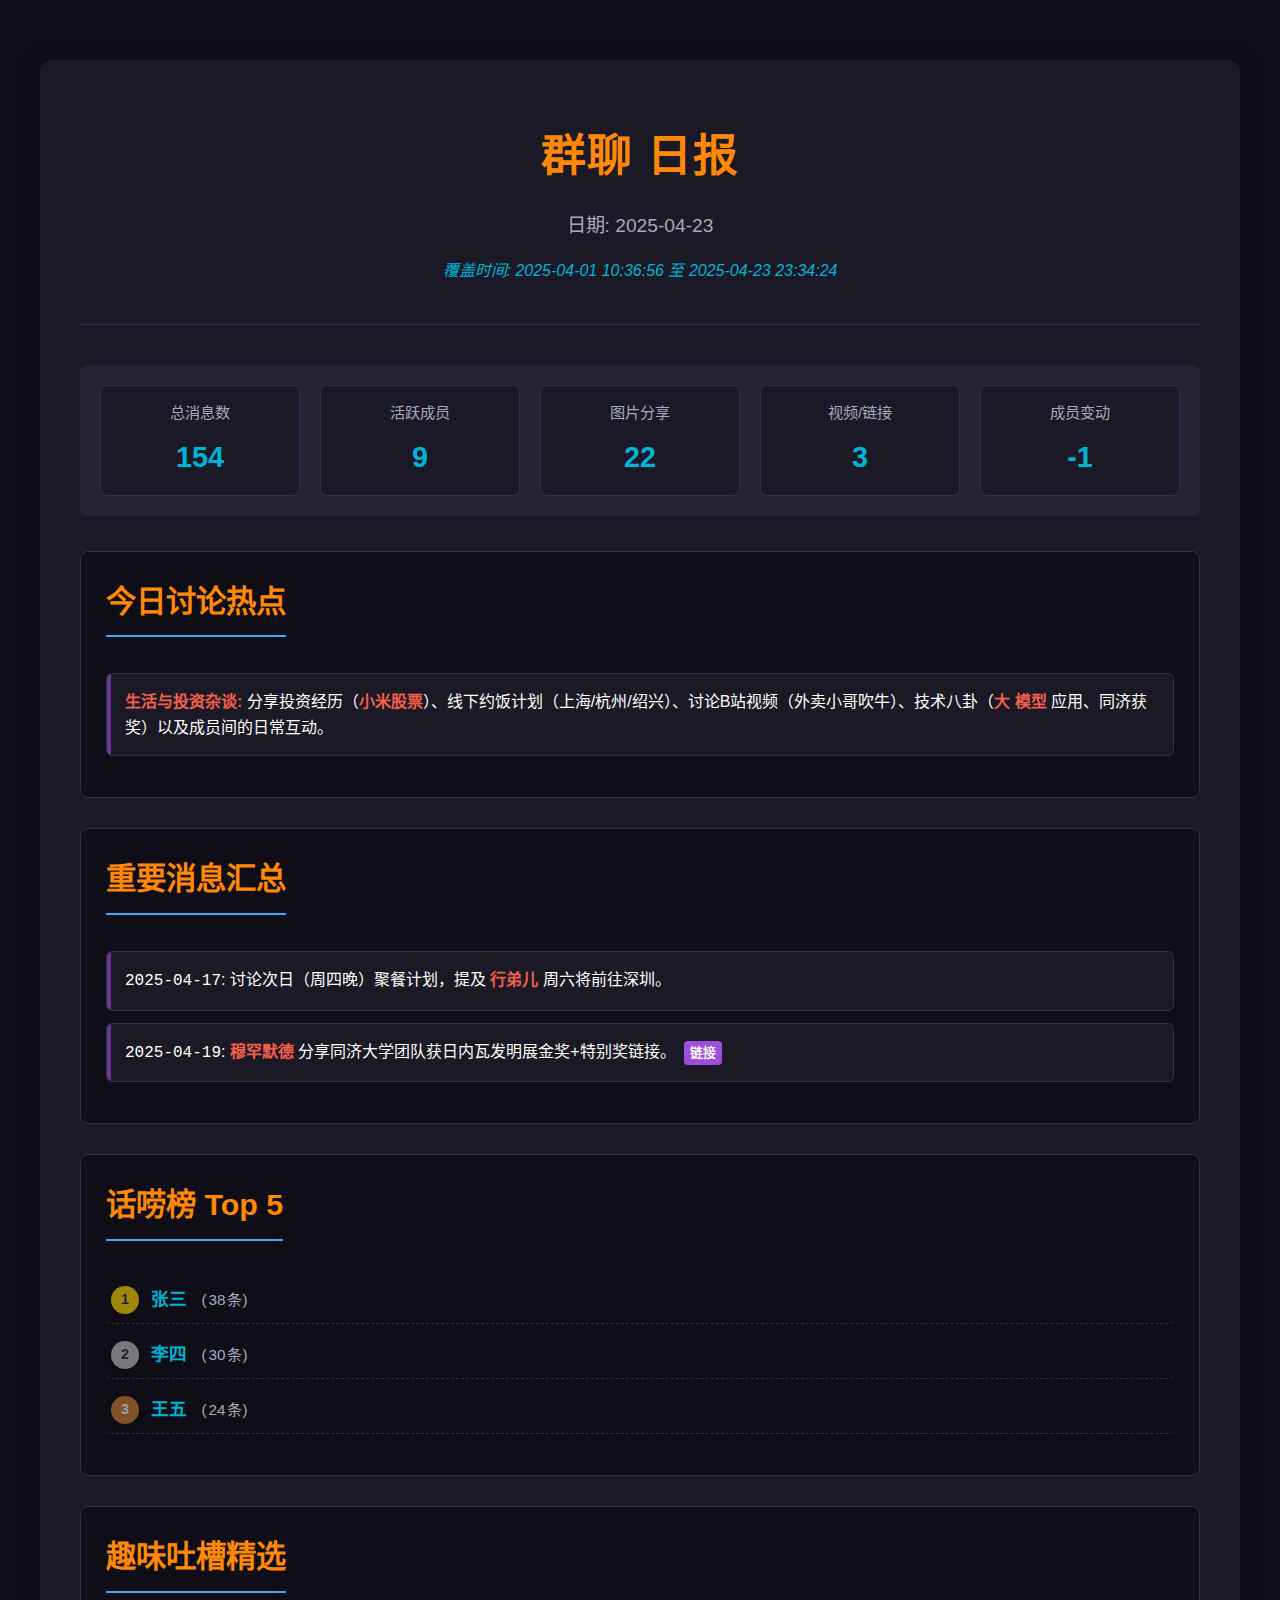
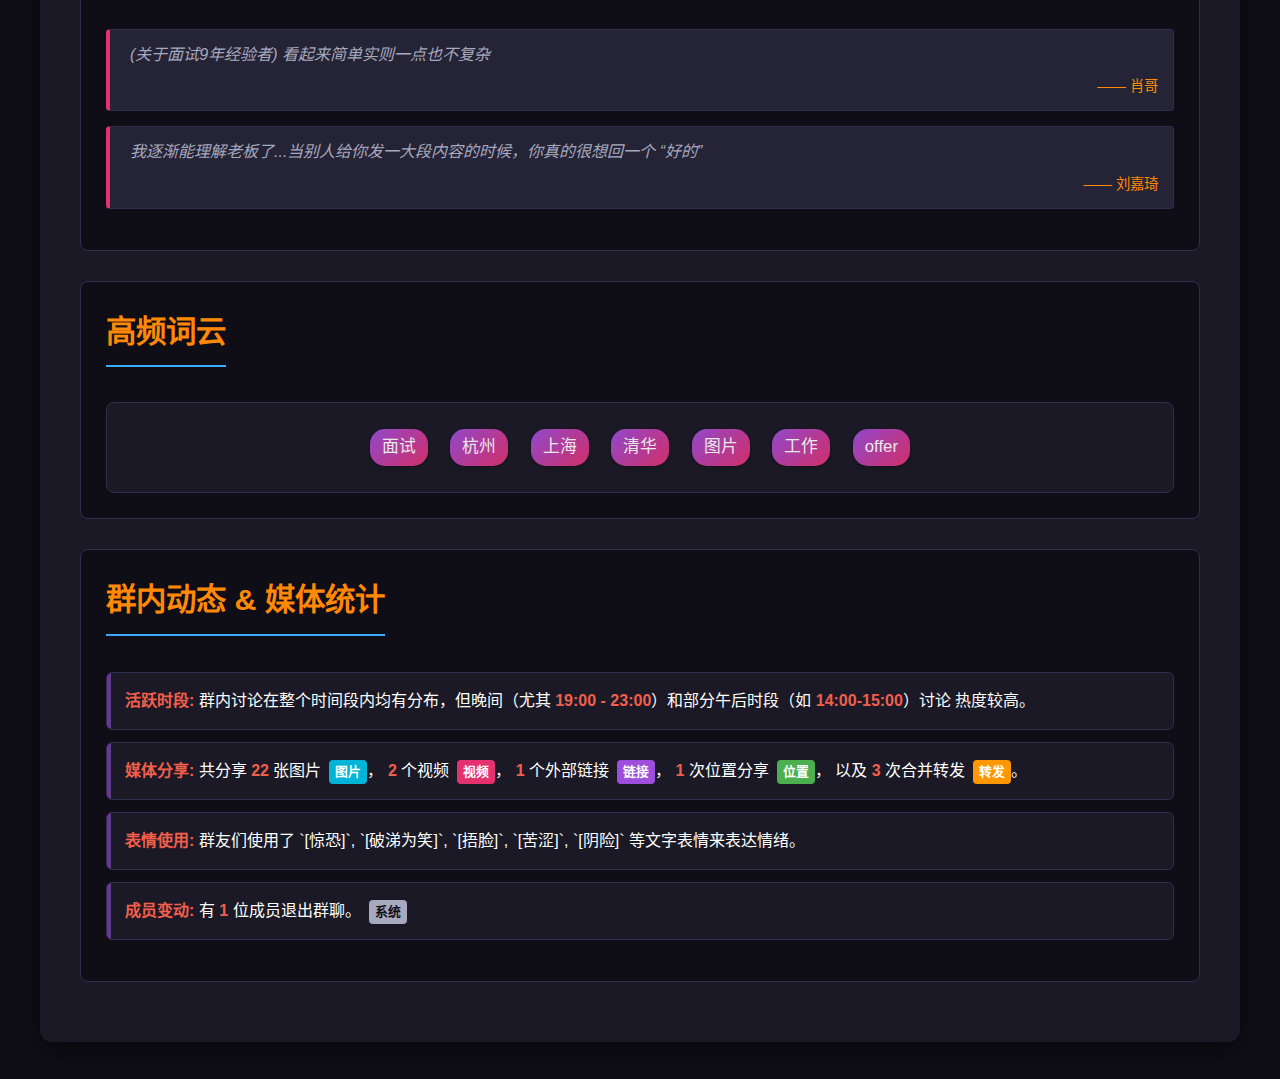
<file: output/index.html>
<!DOCTYPE html>
<html lang="zh-CN">
<head>
    <meta charset="UTF-8">
    <title>群聊日报 - 2025-04-23</title>
    <style>
        :root {
            --bg-primary: #0f0e17;
            --bg-secondary: #1a1925;
            --bg-tertiary: #252336;
            --text-primary: #fffffe;
            --text-secondary: #a7a9be;
            --accent-primary: #ff8906;
            --accent-secondary: #f25f4c;
            --accent-tertiary: #e53170;
            --accent-blue: #3da9fc;
            --accent-purple: #9d4edd; /* Adjusted purple for better contrast */
            --accent-cyan: #00b4d8;
            --border-color: #302e4d; /* Define a border color */
        }

        body {
            font-family: "SF Pro Display", "Segoe UI", Roboto, "Helvetica Neue", Arial, sans-serif;
            background-color: var(--bg-primary);
            color: var(--text-primary);
            line-height: 1.6;
            font-size: 16px;
            max-width: 1200px; /* Use max-width for responsiveness */
            margin: 20px auto; /* Center body with margin */
            padding: 20px;
        }

        .report-container {
            background-color: var(--bg-secondary);
            padding: 30px 40px;
            border-radius: 12px;
            box-shadow: 0 8px 25px rgba(0, 0, 0, 0.5);
            margin-top: 20px;
        }

        .report-header {
            text-align: center;
            margin-bottom: 40px;
            border-bottom: 1px solid var(--border-color);
            padding-bottom: 25px;
        }

        .report-header h1 {
            color: var(--accent-primary);
            font-size: 2.8em;
            margin-bottom: 10px;
            font-weight: 700;
            letter-spacing: 1px;
        }

        .report-header .subtitle {
            color: var(--text-secondary);
            font-size: 1.2em;
            margin-bottom: 5px;
        }

        .report-header .time-range {
            color: var(--accent-cyan);
            font-size: 1em;
            font-style: italic;
        }

        .stats-grid {
            display: grid;
            grid-template-columns: repeat(auto-fit, minmax(150px, 1fr));
            gap: 20px;
            margin-bottom: 35px;
            padding: 20px;
            background-color: var(--bg-tertiary);
            border-radius: 8px;
        }

        .stat-item {
            background-color: var(--bg-secondary);
            padding: 15px;
            border-radius: 6px;
            text-align: center;
            border: 1px solid var(--border-color);
            transition: transform 0.2s ease, box-shadow 0.2s ease;
        }
        .stat-item:hover {
             transform: translateY(-3px);
             box-shadow: 0 4px 10px rgba(0,0,0, 0.3);
        }

        .stat-item .label {
            display: block;
            color: var(--text-secondary);
            font-size: 0.95em;
            margin-bottom: 8px;
        }

        .stat-item .value {
            display: block;
            color: var(--accent-cyan);
            font-size: 1.8em;
            font-weight: bold;
        }

        .report-section {
            background-color: var(--bg-primary); /* Slightly different bg for sections */
            padding: 25px;
            margin-bottom: 30px;
            border-radius: 8px;
            border: 1px solid var(--border-color);
            /* border-left: 5px solid var(--accent-blue); */
        }

        .report-section h2 {
            color: var(--accent-primary);
            font-size: 1.9em;
            margin-top: 0;
            margin-bottom: 20px;
            padding-bottom: 10px;
            border-bottom: 2px solid var(--accent-blue);
            font-weight: 600;
            display: inline-block; /* Make border only underline text */
        }

        ul, ol {
            list-style: none;
            padding-left: 0;
        }

        li {
            background-color: var(--bg-secondary);
            margin-bottom: 12px;
            padding: 15px 18px;
            border-radius: 6px;
            border: 1px solid var(--border-color);
            transition: background-color 0.3s ease, border-color 0.3s ease;
            position: relative; /* For potential pseudo-elements */
            overflow: hidden; /* Ensure content fits */
        }

        li::before { /* Subtle accent line */
            content: '';
            position: absolute;
            left: 0;
            top: 0;
            bottom: 0;
            width: 4px;
            background-color: var(--accent-purple);
            opacity: 0.6;
            transition: opacity 0.3s ease;
        }

        li:hover {
            background-color: var(--bg-tertiary);
            border-color: var(--accent-purple);
        }
         li:hover::before {
             opacity: 1;
         }

        li strong { /* Highlight keywords or names */
            color: var(--accent-secondary);
            font-weight: 600;
        }

        .talkative-list ol {
            padding-left: 0; /* Reset padding for ol */
            list-style: none; /* Remove default numbering */
            counter-reset: talkative-counter; /* Initialize counter */
        }

        .talkative-list li {
            background-color: transparent;
            border: none;
            padding: 8px 0 8px 45px; /* Add padding for custom number */
            margin-bottom: 8px;
            position: relative;
            border-bottom: 1px dashed var(--border-color);
            min-height: 30px; /* Ensure consistent height */
        }
         .talkative-list li::before { /* Custom counter style */
            content: counter(talkative-counter);
            counter-increment: talkative-counter;
            position: absolute;
            left: 5px;
            top: 50%;
            transform: translateY(-50%);
            background-color: var(--accent-tertiary);
            color: var(--text-primary);
            width: 28px;
            height: 28px;
            border-radius: 50%;
            font-weight: bold;
            display: flex;
            align-items: center;
            justify-content: center;
            font-size: 0.9em;
            box-shadow: 0 2px 4px rgba(0,0,0,0.3);
        }

        .talkative-list li:nth-child(1)::before { background-color: #FFD700; color: #333; } /* Gold */
        .talkative-list li:nth-child(2)::before { background-color: #C0C0C0; color: #333; } /* Silver */
        .talkative-list li:nth-child(3)::before { background-color: #CD7F32; color: #fff; } /* Bronze */


        .talkative-list .nickname {
            font-weight: bold;
            color: var(--accent-cyan);
            font-size: 1.1em;
        }

        .talkative-list .message-count {
            font-style: normal;
            color: var(--text-secondary);
            font-size: 0.95em;
            margin-left: 10px;
        }
        .talkative-list .message-count::before {
            content: "(";
            margin-right: 2px;
        }
        .talkative-list .message-count::after {
            content: "条)";
            margin-left: 2px;
        }


        .word-cloud-container {
             padding: 20px;
             background-color: var(--bg-secondary);
             border-radius: 8px;
             text-align: center;
             border: 1px solid var(--border-color);
             margin-top: 15px;
        }

        .word-cloud-container span {
            display: inline-block;
            margin: 6px 9px;
            padding: 5px 12px;
            border-radius: 15px; /* Pill shape */
            background: linear-gradient(135deg, var(--accent-purple), var(--accent-tertiary));
            color: var(--text-primary);
            font-size: 1.05em; /* Example sizing */
            opacity: 0.9;
            transition: all 0.3s ease;
            cursor: default;
            box-shadow: 0 2px 5px rgba(0,0,0,0.2);
        }
         .word-cloud-container span:hover {
            opacity: 1;
            transform: scale(1.08);
            box-shadow: 0 4px 10px rgba(0,0,0,0.3);
         }

        .quote-item {
            font-style: italic;
            color: var(--text-secondary);
            border-left: 4px solid var(--accent-tertiary);
            padding: 12px 15px 12px 20px;
            margin-bottom: 15px !important;
            background-color: var(--bg-tertiary) !important; /* Slightly different bg for quotes */
            border-radius: 4px !important;
            position: relative;
        }
        .quote-item::before { /* Remove default li accent */
             display: none;
        }

        .quote-item .quoter {
            display: block;
            text-align: right;
            font-style: normal;
            color: var(--accent-primary);
            font-size: 0.9em;
            margin-top: 8px;
            font-weight: 500;
        }
        .quote-item .quoter::before {
            content: "—— ";
        }

        a {
            color: var(--accent-blue);
            text-decoration: none;
            transition: color 0.3s ease, text-decoration 0.3s ease;
        }
        a:hover {
            color: var(--accent-primary);
            text-decoration: underline;
        }

        .message-type-tag {
            display: inline-block;
            background-color: var(--accent-blue);
            color: var(--text-primary);
            font-size: 0.8em;
            padding: 2px 6px;
            border-radius: 4px;
            margin-left: 8px;
            font-weight: bold;
        }
        .tag-image { background-color: var(--accent-cyan); }
        .tag-video { background-color: var(--accent-tertiary); }
        .tag-link { background-color: var(--accent-purple); }
        .tag-system { background-color: var(--text-secondary); color: var(--bg-primary); }
        .tag-quote { background-color: var(--accent-secondary); }
        .tag-location { background-color: #4CAF50; } /* Green for location */
        .tag-forward { background-color: #FF9800; } /* Orange for forwarded */

    </style>
</head>
<body>

    <div class="report-container">
        <div class="report-header">
            <h1>群聊 日报</h1>
            <p class="subtitle">日期: 2025-04-23</p>
            <p class="time-range">覆盖时间: 2025-04-01 10:36:56 至 2025-04-23 23:34:24</p>
        </div>

        <div class="stats-grid">
            <div class="stat-item">
                <span class="label">总消息数</span>
                <span class="value">154</span>
            </div>
            <div class="stat-item">
                <span class="label">活跃成员</span>
                <span class="value">9</span>
            </div>
            <div class="stat-item">
                <span class="label">图片分享</span>
                <span class="value">22</span>
            </div>
            <div class="stat-item">
                <span class="label">视频/链接</span>
                <span class="value">3</span>
            </div>
             <div class="stat-item">
                <span class="label">成员变动</span>
                <span class="value">-1</span>
            </div>
        </div>

        <div class="report-section">
            <h2>今日讨论热点</h2>
            <ul>
                <li><strong>生活与投资杂谈:</strong> 分享投资经历（<strong>小米股票</strong>）、线下约饭计划（上海/杭州/绍兴）、讨论B站视频（外卖小哥吹牛）、技术八卦（<strong>大 模型</strong> 应用、同济获奖）以及成员间的日常互动。</li>
            </ul>
        </div>

        <div class="report-section">
            <h2>重要消息汇总</h2>
            <ul>
                <li><code>2025-04-17</code>: 讨论次日（周四晚）聚餐计划，提及 <strong>行弟儿</strong> 周六将前往深圳。</li>
                <li><code>2025-04-19</code>: <strong>穆罕默德</strong> 分享同济大学团队获日内瓦发明展金奖+特别奖链接。<span class="message-type-tag tag-link">链接</span></li>
            </ul>
        </div>

        <div class="report-section talkative-list">
            <h2>话唠榜 Top 5</h2>
            <ol>
                <li><span class="nickname">张三</span> <span class="message-count">38</span></li>
                <li><span class="nickname">李四</span> <span class="message-count">30</span></li>
                <li><span class="nickname">王五</span> <span class="message-count">24</span></li>
            </ol>
        </div>

         <div class="report-section">
            <h2>趣味吐槽精选</h2>
            <ul>
                 <li class="quote-item">
                    (关于面试9年经验者) 看起来简单实则一点也不复杂
                    <span class="quoter">肖哥</span>
                </li>
                <li class="quote-item">
                    我逐渐能理解老板了...当别人给你发一大段内容的时候，你真的很想回一个 “好的”
                    <span class="quoter">刘嘉琦</span>
                </li>
            </ul>
        </div>

        <div class="report-section">
            <h2>高频词云</h2>
            <div class="word-cloud-container">
                <span>面试</span> <span>杭州</span> <span>上海</span>
                <span>清华</span> <span>图片</span> <span>工作</span> <span>offer</span>
            </div>
        </div>

        <div class="report-section">
            <h2>群内动态 & 媒体统计</h2>
             <ul>
                <li><strong>活跃时段:</strong> 群内讨论在整个时间段内均有分布，但晚间（尤其 <strong>19:00 - 23:00</strong>）和部分午后时段（如 <strong>14:00-15:00</strong>）讨论 热度较高。</li>
                <li><strong>媒体分享:</strong>
                    共分享 <strong>22</strong> 张图片<span class="message-type-tag tag-image">图片</span>，
                    <strong>2</strong> 个视频<span class="message-type-tag tag-video">视频</span>，
                    <strong>1</strong> 个外部链接<span class="message-type-tag tag-link">链接</span>，
                    <strong>1</strong> 次位置分享<span class="message-type-tag tag-location">位置</span>，
                    以及 <strong>3</strong> 次合并转发<span class="message-type-tag tag-forward">转发</span>。
                </li>
                <li><strong>表情使用:</strong> 群友们使用了 `[惊恐]`, `[破涕为笑]`, `[捂脸]`, `[苦涩]`, `[阴险]` 等文字表情来表达情绪。</li>
                 <li><strong>成员变动:</strong> 有 <strong>1</strong> 位成员退出群聊。<span class="message-type-tag tag-system">系统</span></li>
            </ul>
        </div>

    </div>

</body>
</html>
</file>
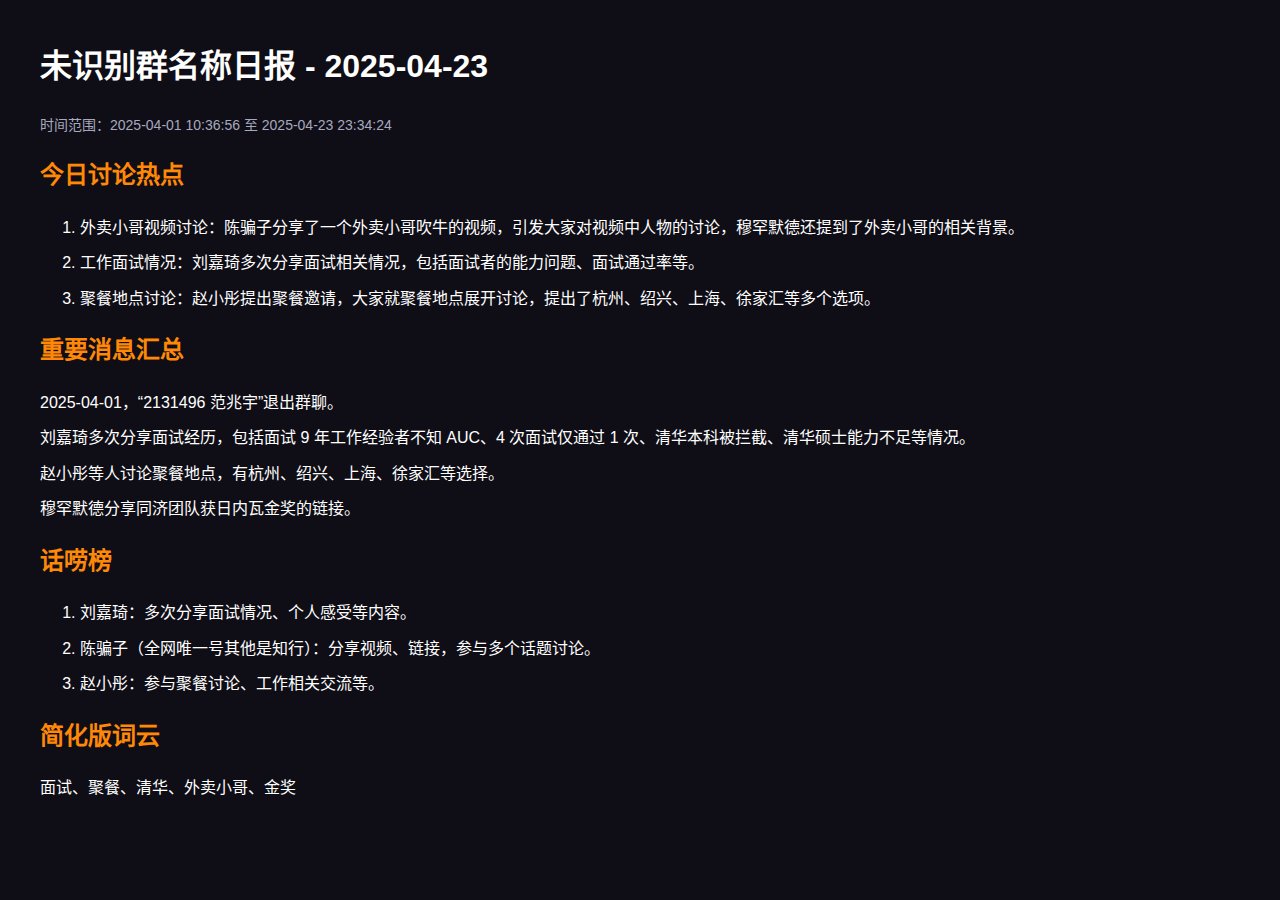
<file: output/report_20250424_170408.html>
<!DOCTYPE html>
<html lang="zh-CN">
<head>
    <meta charset="UTF-8">
    <title>未识别群名称日报 - 2025-04-23</title>
    <style>
        :root {
            --bg-primary: #0f0e17;
            --bg-secondary: #1a1925;
            --bg-tertiary: #252336;
            --text-primary: #fffffe;
            --text-secondary: #a7a9be;
            --accent-primary: #ff8906;
            --accent-secondary: #f25f4c;
            --accent-tertiary: #e53170;
            --accent-blue: #3da9fc;
            --accent-purple: #7209b7;
            --accent-cyan: #00b4d8;
        }

        body {
            font-family: "SF Pro Display", "Segoe UI", Roboto, sans-serif;
            background-color: var(--bg-primary);
            color: var(--text-primary);
            line-height: 1.6;
            font-size: 16px;
            width: 1200px;
            margin: 0 auto;
            padding: 20px;
        }
        h2 {
            color: var(--accent-primary);
        }
        ul {
            list-style-type: none;
            padding: 0;
        }
        li {
            margin-bottom: 10px;
        }
        .time-range {
            color: var(--text-secondary);
            font-size: 14px;
        }
    </style>
</head>
<body>
    <h1>未识别群名称日报 - 2025-04-23</h1>
    <p class="time-range">时间范围：2025-04-01 10:36:56 至 2025-04-23 23:34:24</p>
    <h2>今日讨论热点</h2>
    <ol>
        <li>外卖小哥视频讨论：陈骗子分享了一个外卖小哥吹牛的视频，引发大家对视频中人物的讨论，穆罕默德还提到了外卖小哥的相关背景。</li>
        <li>工作面试情况：刘嘉琦多次分享面试相关情况，包括面试者的能力问题、面试通过率等。</li>
        <li>聚餐地点讨论：赵小彤提出聚餐邀请，大家就聚餐地点展开讨论，提出了杭州、绍兴、上海、徐家汇等多个选项。</li>
    </ol>
    <h2>重要消息汇总</h2>
    <ul>
        <li>2025-04-01，“2131496 范兆宇”退出群聊。</li>
        <li>刘嘉琦多次分享面试经历，包括面试 9 年工作经验者不知 AUC、4 次面试仅通过 1 次、清华本科被拦截、清华硕士能力不足等情况。</li>
        <li>赵小彤等人讨论聚餐地点，有杭州、绍兴、上海、徐家汇等选择。</li>
        <li>穆罕默德分享同济团队获日内瓦金奖的链接。</li>
    </ul>
    <h2>话唠榜</h2>
    <ol>
        <li>刘嘉琦：多次分享面试情况、个人感受等内容。</li>
        <li>陈骗子（全网唯一号其他是知行）：分享视频、链接，参与多个话题讨论。</li>
        <li>赵小彤：参与聚餐讨论、工作相关交流等。</li>
    </ol>
    <h2>简化版词云</h2>
    <p>面试、聚餐、清华、外卖小哥、金奖</p>
</body>
</html>
</file>
